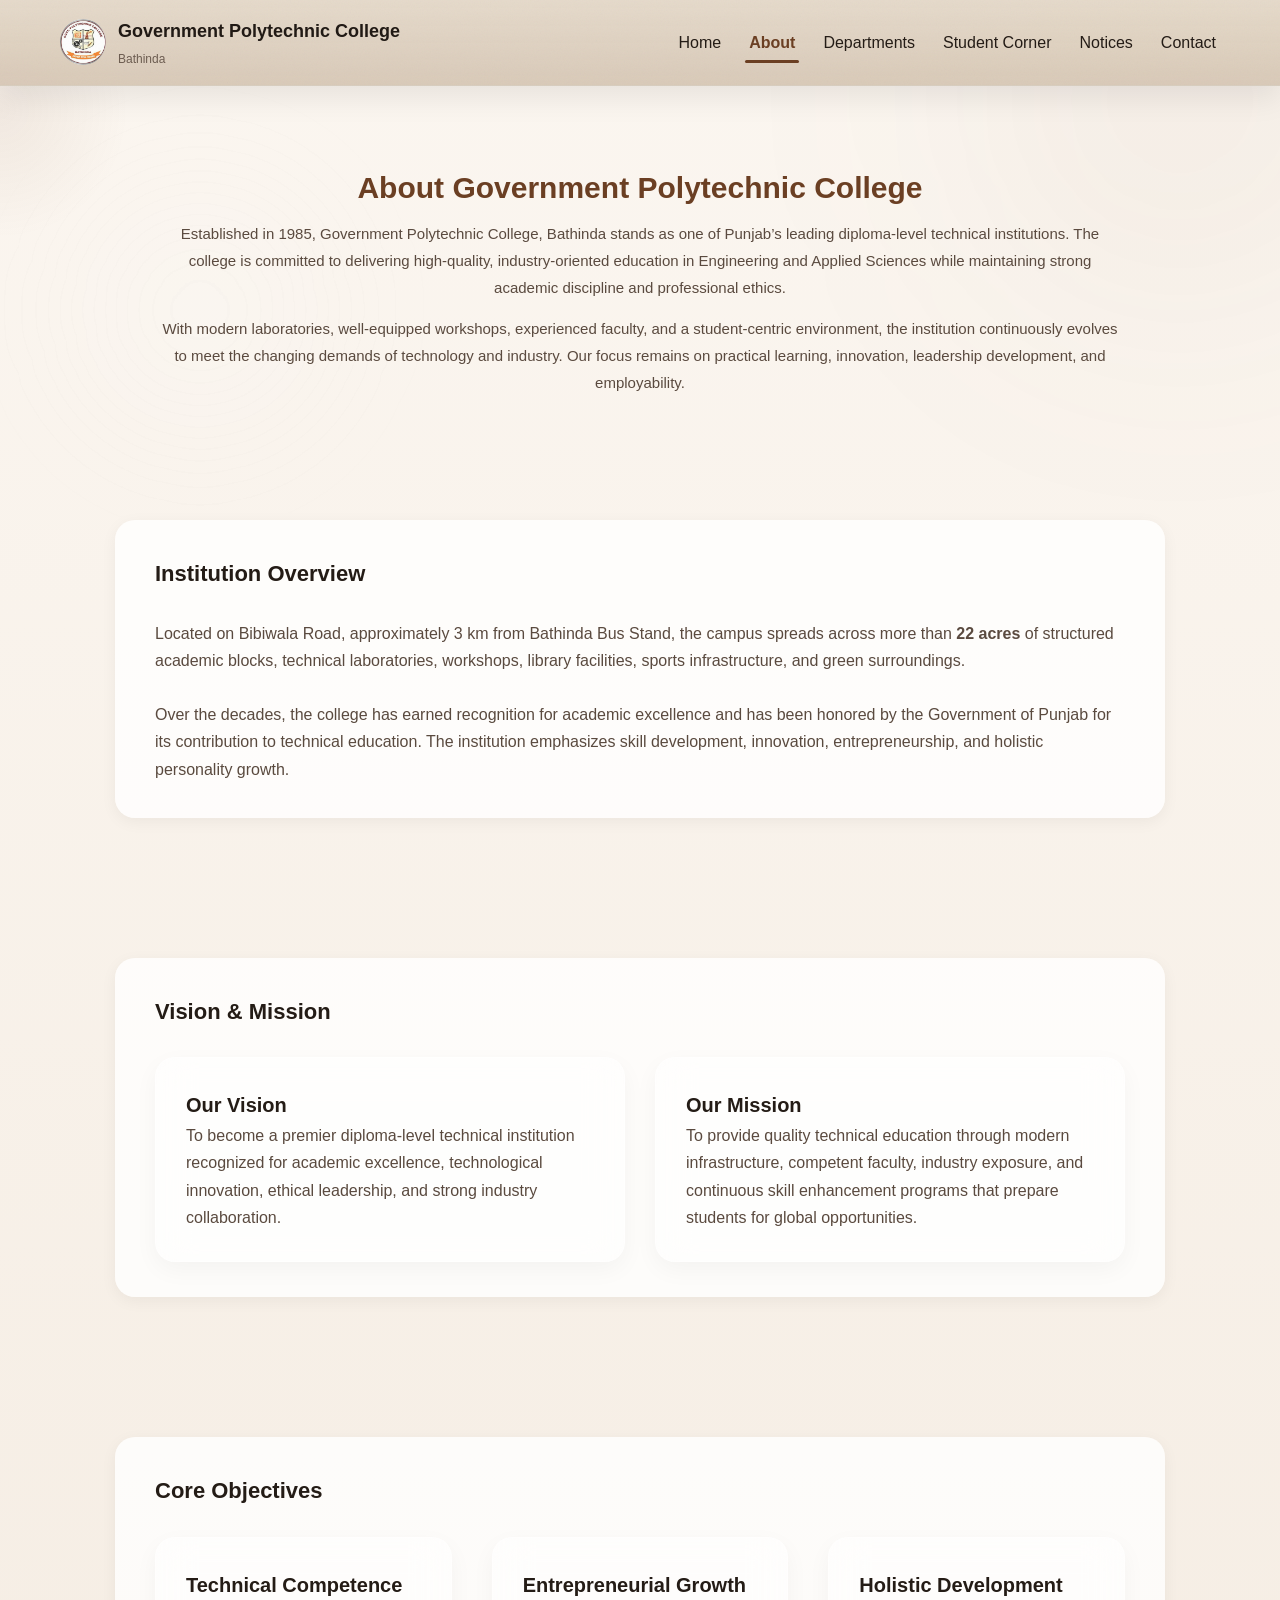
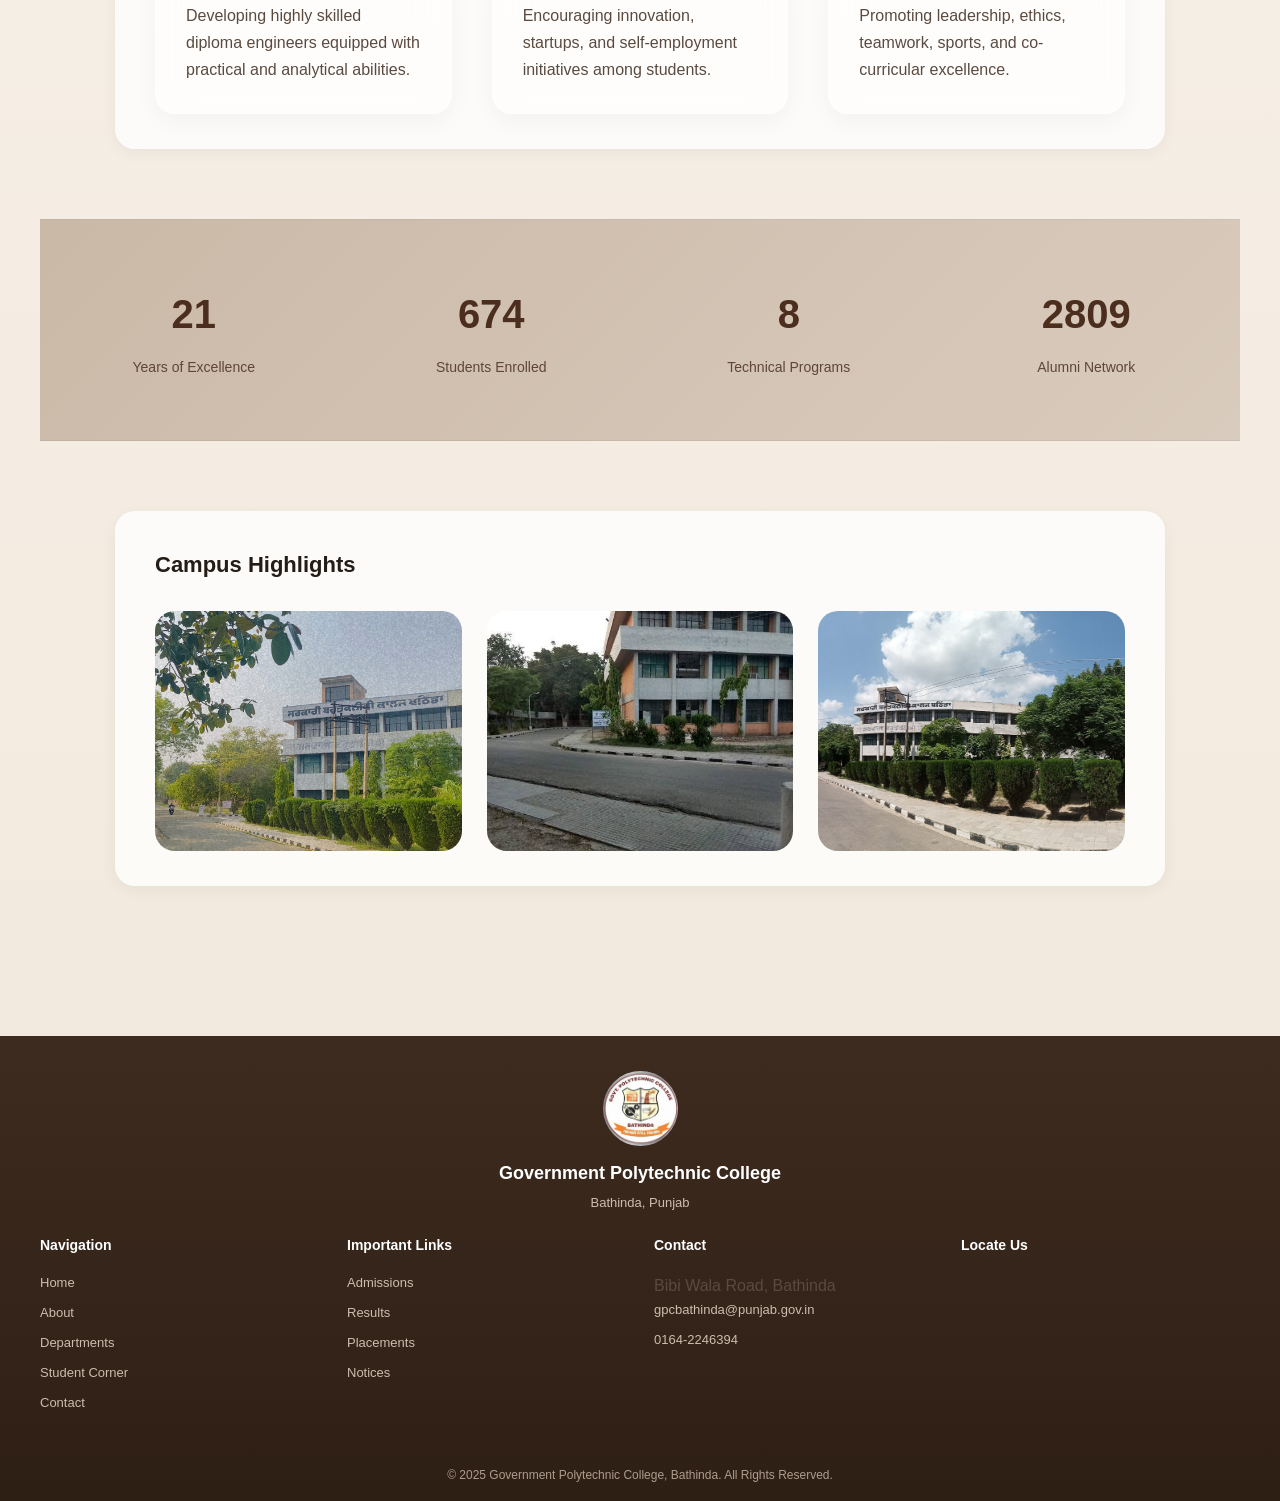
<file: about.html>
<!DOCTYPE html>
<html lang="en">
<head>
    <meta charset="UTF-8">
    <title>About - Government Polytechnic College, Bathinda</title>
    <meta name="viewport" content="width=device-width, initial-scale=1.0">
    <link rel="stylesheet" href="style.css">
</head>
<body>

<div class="cursor-glow"></div>
<div class="preloader"></div>

<header>
    <div class="logo">
        <img src="Images/logo.jpeg" alt="College Logo">
        <div>
            <h2>Government Polytechnic College</h2>
            <p>Bathinda</p>
        </div>
    </div>
    <ul id="menu">
        <li><a href="index.html" class="nav-link">Home</a></li>
        <li><a href="about.html" class="nav-link active">About</a></li>
        <li><a href="departments.html" class="nav-link">Departments</a></li>
        <li><a href="student.html" class="nav-link">Student Corner</a></li>
        <li><a href="notices.html" class="nav-link">Notices</a></li>
        <li><a href="contact.html" class="nav-link">Contact</a></li>
    </ul>
    <div class="menu-btn">
        <span></span>
        <span></span>
        <span></span>
    </div>
</header>

<div class="menu-overlay"></div>

<div class="page-content">
    <div class="shape1"></div>
    <div class="shape2"></div>

    <section class="hero reveal">
        <h1>About Government Polytechnic College</h1>
        <p class="hero-description">
            Established in 1985, Government Polytechnic College, Bathinda stands as one of Punjab’s leading diploma-level technical institutions. The college is committed to delivering high-quality, industry-oriented education in Engineering and Applied Sciences while maintaining strong academic discipline and professional ethics.
        </p>
        <p class="hero-description">
            With modern laboratories, well-equipped workshops, experienced faculty, and a student-centric environment, the institution continuously evolves to meet the changing demands of technology and industry. Our focus remains on practical learning, innovation, leadership development, and employability.
        </p>
    </section>

    <section class="reveal">
        <div class="container-large">
            <h2>Institution Overview</h2>
            <br>
            <p>
                Located on Bibiwala Road, approximately 3 km from Bathinda Bus Stand,
                the campus spreads across more than <strong>22 acres</strong> of structured academic blocks, technical laboratories, workshops, library facilities, sports infrastructure, and green surroundings.
            </p>
            <br>
            <p>
                Over the decades, the college has earned recognition for academic excellence and has been honored by the Government of Punjab for its contribution to technical education. The institution emphasizes skill development, innovation, entrepreneurship, and holistic personality growth.
            </p>
        </div>
    </section>

    <section class="reveal">
        <div class="container-large">
            <h2>Vision & Mission</h2>
            <br>
            <div class="grid-2">
                <div class="card">
                    <h3>Our Vision</h3>
                    <p>
                        To become a premier diploma-level technical institution recognized for academic excellence, technological innovation, ethical leadership, and strong industry collaboration.
                    </p>
                </div>
                <div class="card">
                    <h3>Our Mission</h3>
                    <p>
                        To provide quality technical education through modern infrastructure, competent faculty, industry exposure, and continuous skill enhancement programs that prepare students for global opportunities.
                    </p>
                </div>
            </div>
        </div>
    </section>

    <section class="reveal">
        <div class="container-large">
            <h2>Core Objectives</h2>
            <br>
            <div class="grid-3">
                <div class="card">
                    <h3>Technical Competence</h3>
                    <p>
                        Developing highly skilled diploma engineers equipped with practical and analytical abilities.
                    </p>
                </div>
                <div class="card">
                    <h3>Entrepreneurial Growth</h3>
                    <p>
                        Encouraging innovation, startups, and self-employment initiatives among students.
                    </p>
                </div>
                <div class="card">
                    <h3>Holistic Development</h3>
                    <p>
                        Promoting leadership, ethics, teamwork, sports, and co-curricular excellence.
                    </p>
                </div>
            </div>
        </div>
    </section>

    <section class="stats-strip">
        <div>
            <div class="stat-number" data-target="38">0</div>
            <p>Years of Excellence</p>
        </div>
        <div>
            <div class="stat-number" data-target="1200">0</div>
            <p>Students Enrolled</p>
        </div>
        <div>
            <div class="stat-number" data-target="15">0</div>
            <p>Technical Programs</p>
        </div>
        <div>
            <div class="stat-number" data-target="5000">0</div>
            <p>Alumni Network</p>
        </div>
    </section>

    <section class="reveal">
        <div class="container-large">
            <h2>Campus Highlights</h2>
            <br>
            <div class="gallery-grid">
                <img src="Images/GPC1.jpg" alt="">
                <img src="Images/GPC2.jpg" alt="">
                <img src="Images/GPC3.jpg" alt="">
            </div>
        </div>
    </section>
</div>

<footer class="site-footer">
    <div class="footer-top">
        <img src="Images/logo.jpeg" alt="College Logo">
        <h3>Government Polytechnic College</h3>
        <p>Bathinda, Punjab</p>
        <div class="footer-divider"></div>
    </div>
    <div class="footer-grid">
        <div>
            <h4>Navigation</h4>
            <a href="index.html">Home</a>
            <a href="about.html">About</a>
            <a href="departments.html">Departments</a>
            <a href="student.html">Student Corner</a>
            <a href="contact.html">Contact</a>
        </div>
        <div>
            <h4>Important Links</h4>
            <a href="#">Admissions</a>
            <a href="#">Results</a>
            <a href="#">Placements</a>
            <a href="notices.html">Notices</a>
        </div>
        <div>
            <h4>Contact</h4>
            <p>Bibi Wala Road, Bathinda</p>
            <p><a href="mailto:gpcbathinda@punjab.gov.in">gpcbathinda@punjab.gov.in</a></p>
            <p><a href="tel:01642246394">0164-2246394</a></p>
        </div>
        <div class="footer-map">
            <h4>Locate Us</h4>
            <iframe
                src="https://www.google.com/maps?q=Government+Polytechnic+College+Bathinda&output=embed"
                loading="lazy"
                allowfullscreen>
            </iframe>
        </div>
    </div>
    <div class="footer-bottom">
        © 2025 Government Polytechnic College, Bathinda. All Rights Reserved.
    </div>
</footer>

<div class="scroll-top" onclick="window.scrollTo({top:0,behavior:'smooth'})">
    ↑
</div>
<script src="script.js"></script>
</body>
</html>
</file>
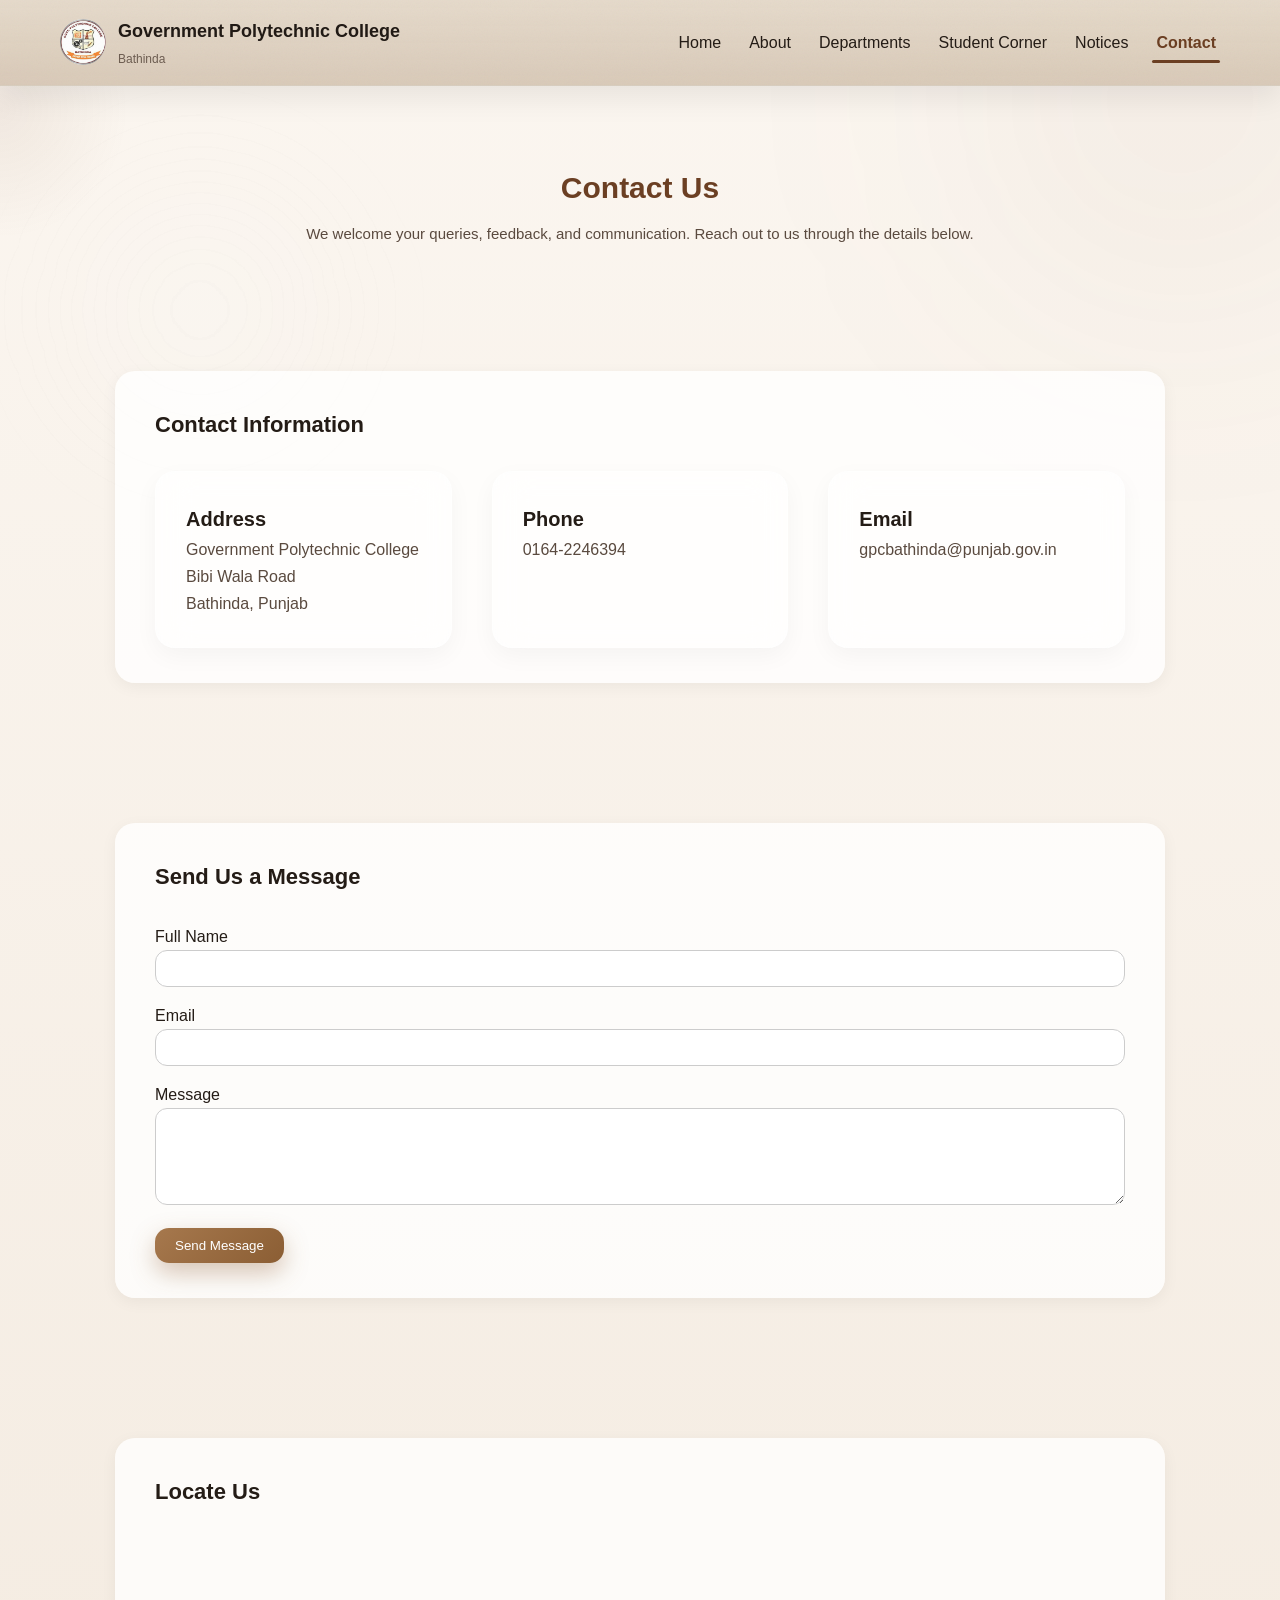
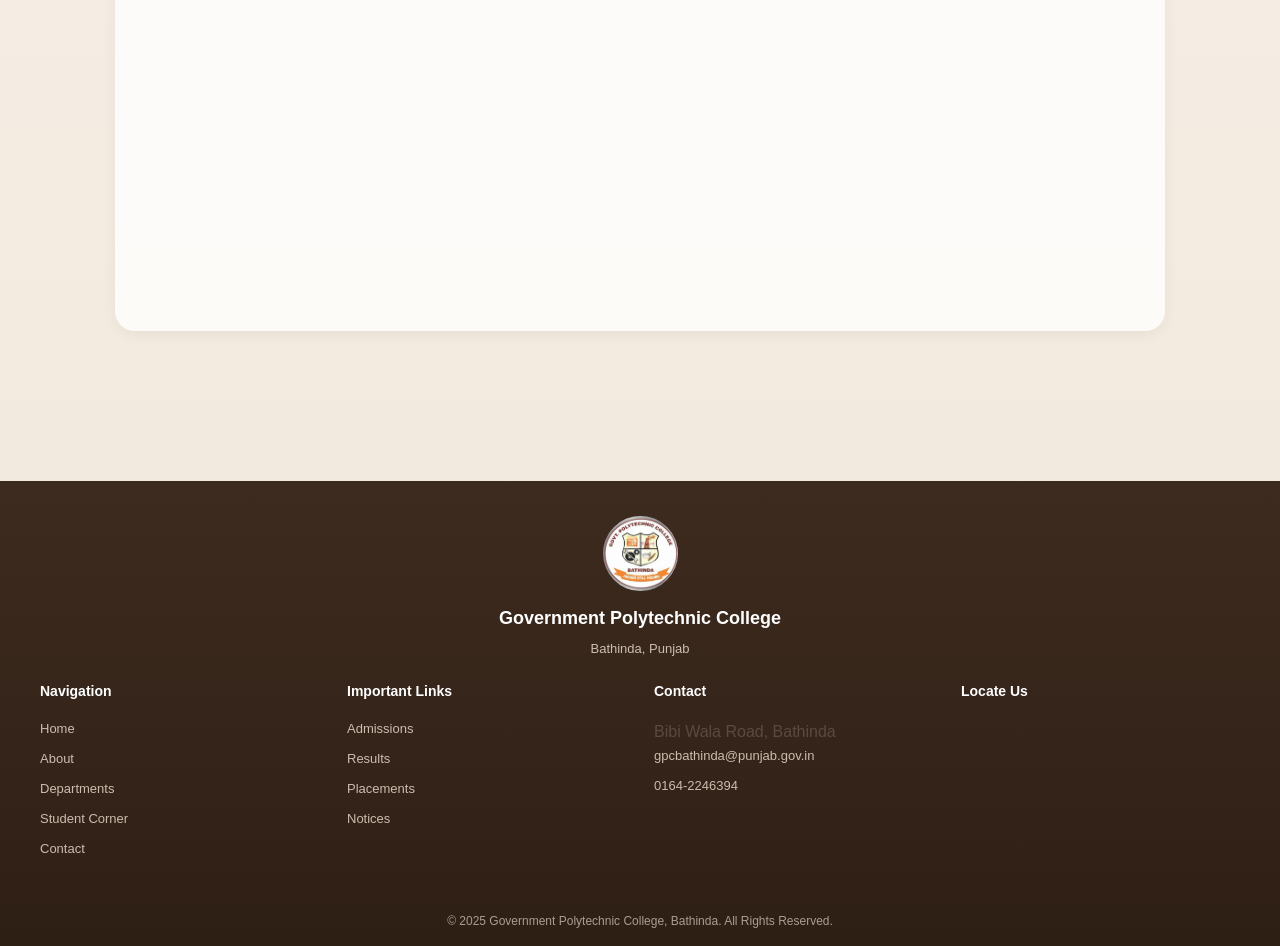
<file: contact.html>
<!DOCTYPE html>
<html lang="en">
<head>
<meta charset="UTF-8">
<meta name="viewport" content="width=device-width, initial-scale=1.0">
<meta name="theme-color" content="#efe3d3">
<title>Contact | Government Polytechnic College, Bathinda</title>
<link rel="stylesheet" href="style.css">
</head>
<body>

<div class="cursor-glow"></div>
<div class="preloader"></div>

<header>
    <div class="logo">
        <img src="Images/logo.jpeg" alt="College Logo">
        <div>
            <h2>Government Polytechnic College</h2>
            <p>Bathinda</p>
        </div>
    </div>
    <ul id="menu">
        <li><a href="index.html" class="nav-link">Home</a></li>
        <li><a href="about.html" class="nav-link">About</a></li>
        <li><a href="departments.html" class="nav-link">Departments</a></li>
        <li><a href="student.html" class="nav-link">Student Corner</a></li>
        <li><a href="notices.html" class="nav-link">Notices</a></li>
        <li><a href="contact.html" class="nav-link active">Contact</a></li>
    </ul>
    <div class="menu-btn">
        <span></span>
        <span></span>
        <span></span>
    </div>
</header>

<div class="menu-overlay"></div>

<div class="page-content">
    <div class="shape1"></div>
    <div class="shape2"></div>

    <section class="hero reveal">
        <h1>Contact Us</h1>
        <p class="hero-description">
            We welcome your queries, feedback, and communication. Reach out to us through the details below.
        </p>
    </section>
    
    <section class="reveal">
        <div class="container-large">
            <h2>Contact Information</h2>
            <br>
            <div class="grid-3">
                <div class="card">
                    <h3>Address</h3>
                    <p>
                        Government Polytechnic College<br>
                        Bibi Wala Road<br>
                        Bathinda, Punjab
                    </p>
                </div>
                <div class="card">
                    <h3>Phone</h3>
                    <p>
                        <a href="tel:01642246394">0164-2246394</a>
                    </p>
                </div>
                <div class="card">
                    <h3>Email</h3>
                    <p>
                        <a href="mailto:gpcbathinda@punjab.gov.in">
                            gpcbathinda@punjab.gov.in
                        </a>
                    </p>
                </div>
            </div>
        </div>
    </section>

<section class="reveal">
    <div class="container-large">
        <h2>Send Us a Message</h2>
        <br>

        <form 
            id="contactForm" 
            class="contact-form"
            action="https://formspree.io/f/mqedjyar"
            method="POST"
        >

            <div class="form-group">
                <label>Full Name</label>
                <input type="text" name="name" required>
            </div>

            <div class="form-group">
                <label>Email</label>
                <input type="email" name="email" required>
            </div>

            <div class="form-group">
                <label>Message</label>
                <textarea name="message" rows="5" required></textarea>
            </div>

            <!-- optional subject -->
            <input type="hidden" name="_subject" value="New Contact Message">

            <button type="submit" class="btn btn-primary">
                <span class="btn-text">Send Message</span>
                <span class="spinner" style="display:none;"></span>
            </button>

        </form>
    </div>
</section>

    <section class="reveal">
        <div class="container-large">
            <h2>Locate Us</h2>
            <br>
            <div class="map-container">
                <iframe
                    src="https://maps.google.com/maps?q=Government%20Polytechnic%20College%20Bathinda&t=&z=14&ie=UTF8&iwloc=&output=embed"
                    loading="lazy"
                    allowfullscreen>
                </iframe>
            </div>
        </div>
    </section>
</div>

<footer class="site-footer">
    <div class="footer-top">
        <img src="Images/logo.jpeg" alt="College Logo">
        <h3>Government Polytechnic College</h3>
        <p>Bathinda, Punjab</p>
        <div class="footer-divider"></div>
    </div>
    <div class="footer-grid">
        <div>
            <h4>Navigation</h4>
            <a href="index.html">Home</a>
            <a href="about.html">About</a>
            <a href="departments.html">Departments</a>
            <a href="student.html">Student Corner</a>
            <a href="contact.html">Contact</a>
        </div>
        <div>
            <h4>Important Links</h4>
            <a href="#">Admissions</a>
            <a href="#">Results</a>
            <a href="#">Placements</a>
            <a href="notices.html">Notices</a>
        </div>
        <div>
            <h4>Contact</h4>
            <p>Bibi Wala Road, Bathinda</p>
            <p><a href="mailto:gpcbathinda@punjab.gov.in">gpcbathinda@punjab.gov.in</a></p>
            <p><a href="tel:01642246394">0164-2246394</a></p>
        </div>
        <div class="footer-map">
            <h4>Locate Us</h4>
            <iframe
                src="https://www.google.com/maps?q=Government%20Polytechnic%20College%20Bathinda&output=embed"
                loading="lazy"
                allowfullscreen>
            </iframe>
        </div>
    </div>
    <div class="footer-bottom">
        © 2025 Government Polytechnic College, Bathinda. All Rights Reserved.
    </div>
</footer>

<div class="scroll-top" onclick="window.scrollTo({top:0,behavior:'smooth'})">
    ↑
</div>
<script src="script.js"></script>
</body>
</html>
</file>
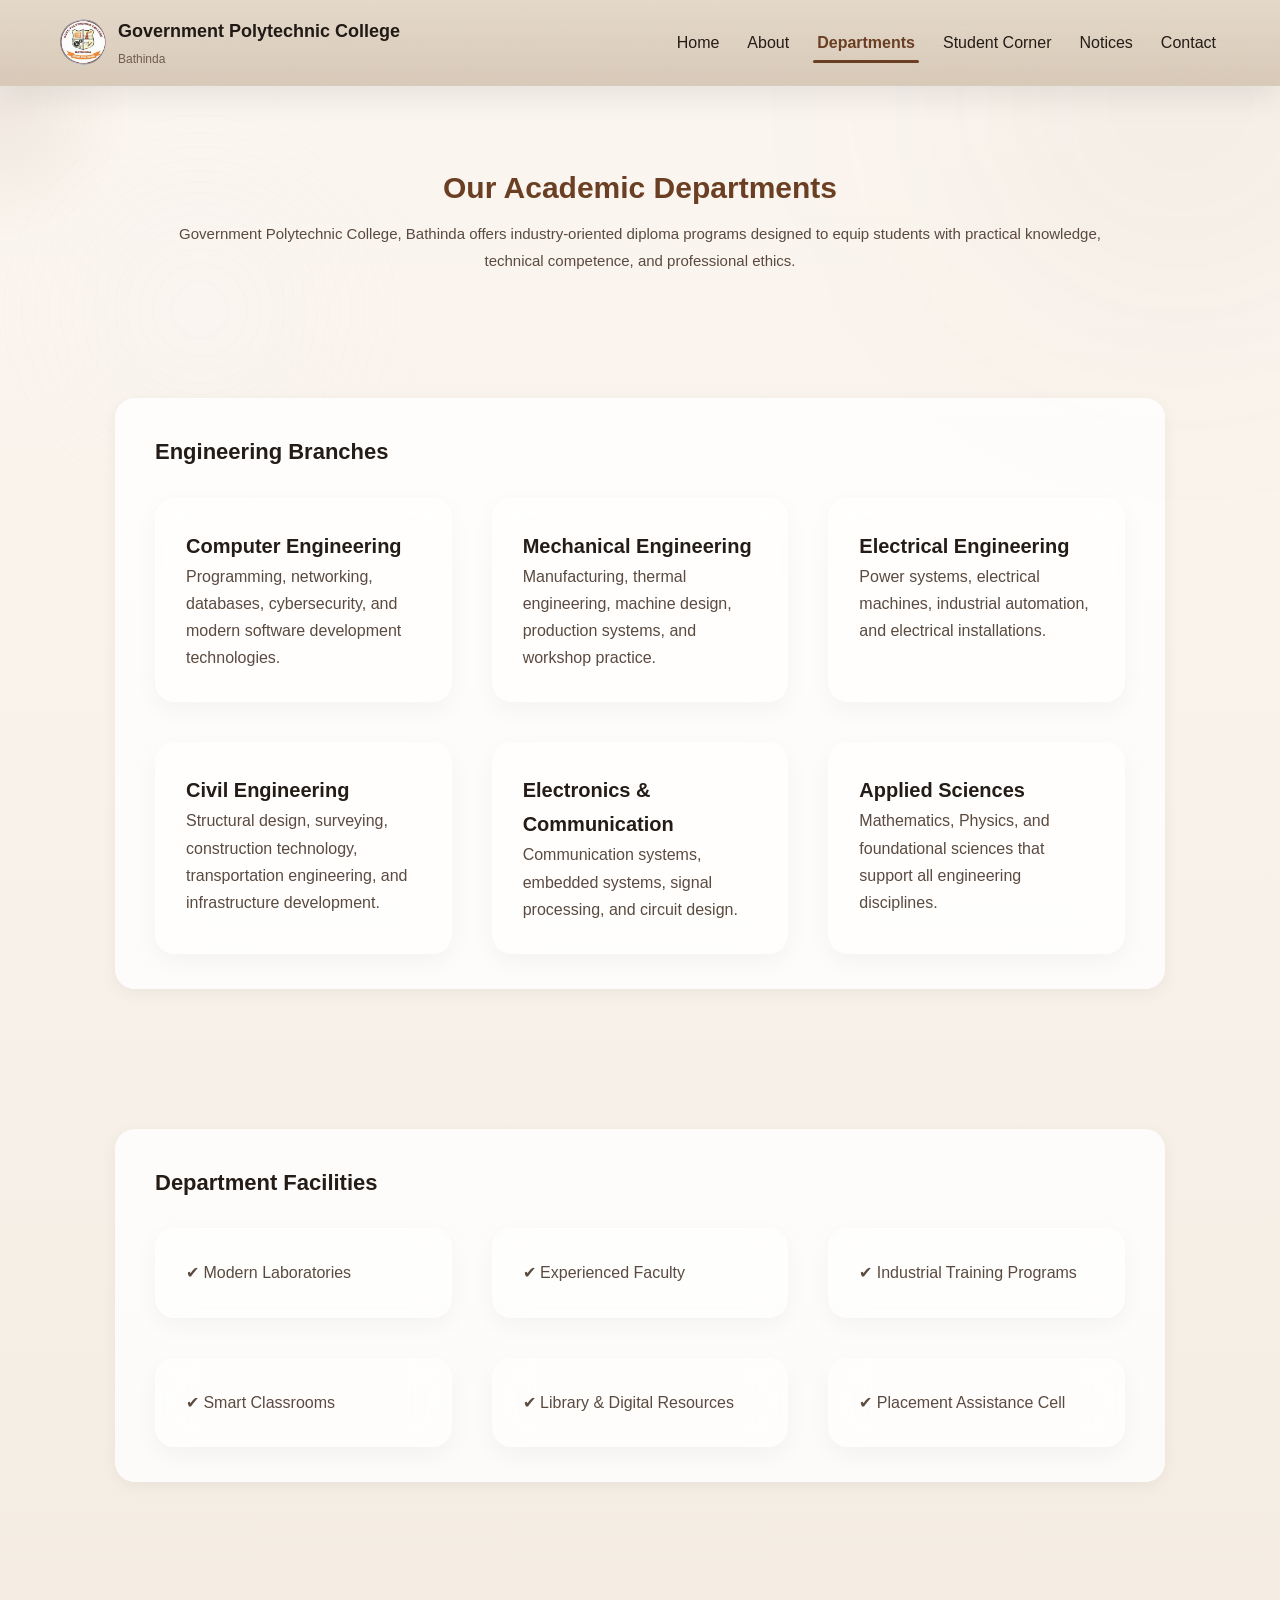
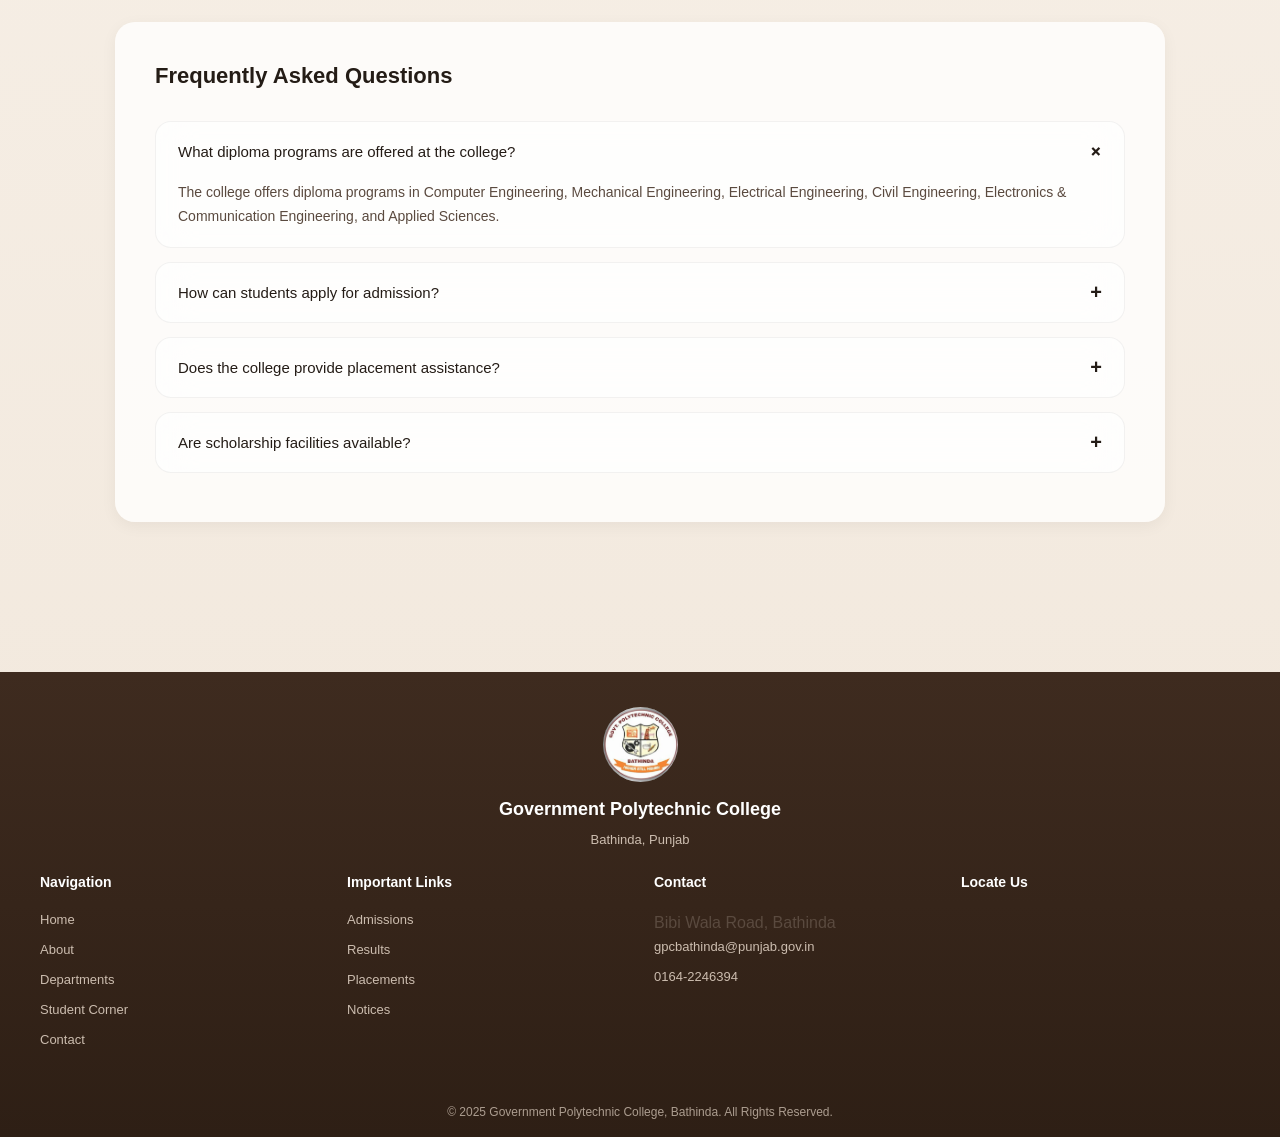
<file: departments.html>
<!DOCTYPE html>
<html lang="en">
<head>
<meta charset="UTF-8">
<meta name="viewport" content="width=device-width, initial-scale=1.0">
<title>Departments | Government Polytechnic College, Bathinda</title>
<link rel="stylesheet" href="style.css">
</head>
<body>

<div class="cursor-glow"></div>
<div class="preloader"></div>

<header>
    <div class="logo">
        <img src="Images/logo.jpeg" alt="College Logo">
        <div>
            <h2>Government Polytechnic College</h2>
            <p>Bathinda</p>
        </div>
    </div>
    <ul id="menu">
        <li><a href="index.html" class="nav-link">Home</a></li>
        <li><a href="about.html" class="nav-link">About</a></li>
        <li><a href="departments.html" class="nav-link active">Departments</a></li>
        <li><a href="student.html" class="nav-link">Student Corner</a></li>
        <li><a href="notices.html" class="nav-link">Notices</a></li>
        <li><a href="contact.html" class="nav-link">Contact</a></li>
    </ul>
    <div class="menu-btn">
        <span></span>
        <span></span>
        <span></span>
    </div>
</header>

<div class="menu-overlay"></div>

<div class="page-content">
    <div class="shape1"></div>
    <div class="shape2"></div>

    <section class="hero reveal">
        <h1>Our Academic Departments</h1>
        <p class="hero-description">
            Government Polytechnic College, Bathinda offers industry-oriented diploma programs designed to equip students with practical knowledge, technical competence, and professional ethics.
        </p>
    </section>

    <section class="reveal">
        <div class="container-large">
            <h2>Engineering Branches</h2>
            <br>
            <div class="grid-3">
                <div class="card">
                    <h3>Computer Engineering</h3>
                    <p>Programming, networking, databases, cybersecurity, and modern software development technologies.</p>
                </div>
                <div class="card">
                    <h3>Mechanical Engineering</h3>
                    <p>Manufacturing, thermal engineering, machine design, production systems, and workshop practice.</p>
                </div>
                <div class="card">
                    <h3>Electrical Engineering</h3>
                    <p>Power systems, electrical machines, industrial automation, and electrical installations.</p>
                </div>
                <div class="card">
                    <h3>Civil Engineering</h3>
                    <p>Structural design, surveying, construction technology, transportation engineering, and infrastructure development.</p>
                </div>
                <div class="card">
                    <h3>Electronics & Communication</h3>
                    <p>Communication systems, embedded systems, signal processing, and circuit design.</p>
                </div>
                <div class="card">
                    <h3>Applied Sciences</h3>
                    <p>Mathematics, Physics, and foundational sciences that support all engineering disciplines.</p>
                </div>
            </div>
        </div>
    </section>

    <section class="reveal">
        <div class="container-large">
            <h2>Department Facilities</h2>
            <br>
            <div class="grid-3">
                <div class="card"><p>✔ Modern Laboratories</p></div>
                <div class="card"><p>✔ Experienced Faculty</p></div>
                <div class="card"><p>✔ Industrial Training Programs</p></div>
                <div class="card"><p>✔ Smart Classrooms</p></div>
                <div class="card"><p>✔ Library & Digital Resources</p></div>
                <div class="card"><p>✔ Placement Assistance Cell</p></div>
            </div>
        </div>
    </section>

<section class="reveal">
    <div class="container-large">
        <h2>Frequently Asked Questions</h2>
        <br>
        <div class="faq-item active">
            <button class="faq-question">
                <span>What diploma programs are offered at the college?</span>
                <span class="faq-icon">+</span>
            </button>
            <div class="faq-answer">
                <p>
                    The college offers diploma programs in Computer Engineering,
                    Mechanical Engineering, Electrical Engineering, Civil Engineering,
                    Electronics & Communication Engineering, and Applied Sciences.
                </p>
            </div>
        </div>
        <div class="faq-item">
            <button class="faq-question">
                <span>How can students apply for admission?</span>
                <span class="faq-icon">+</span>
            </button>
            <div class="faq-answer">
                <p>
                    Admissions are conducted as per Punjab State Board of Technical Education
                    guidelines. Students can apply through the official admission portal.
                </p>
            </div>
        </div>
        <div class="faq-item">
            <button class="faq-question">
                <span>Does the college provide placement assistance?</span>
                <span class="faq-icon">+</span>
            </button>
            <div class="faq-answer">
                <p>
                    Yes, the Placement Cell organizes campus recruitment drives
                    and industrial training programs for final-year students.
                </p>
            </div>
        </div>
        <div class="faq-item">
            <button class="faq-question">
                <span>Are scholarship facilities available?</span>
                <span class="faq-icon">+</span>
            </button>
            <div class="faq-answer">
                <p>
                    Eligible students can apply for various state and central government
                    scholarship schemes via the Student Corner section.
                </p>
            </div>
        </div>

    </div>
</section>
</div>

<footer class="site-footer">
    <div class="footer-top">
        <img src="Images/logo.jpeg" alt="College Logo">
        <h3>Government Polytechnic College</h3>
        <p>Bathinda, Punjab</p>
        <div class="footer-divider"></div>
    </div>
    <div class="footer-grid">
        <div>
            <h4>Navigation</h4>
            <a href="index.html">Home</a>
            <a href="about.html">About</a>
            <a href="departments.html">Departments</a>
            <a href="student.html">Student Corner</a>
            <a href="contact.html">Contact</a>
        </div>
        <div>
            <h4>Important Links</h4>
            <a href="#">Admissions</a>
            <a href="#">Results</a>
            <a href="#">Placements</a>
            <a href="notices.html">Notices</a>
        </div>
        <div>
            <h4>Contact</h4>
            <p>Bibi Wala Road, Bathinda</p>
            <p><a href="mailto:gpcbathinda@punjab.gov.in">gpcbathinda@punjab.gov.in</a></p>
            <p><a href="tel:01642246394">0164-2246394</a></p>
        </div>
        <div class="footer-map">
            <h4>Locate Us</h4>
            <iframe
                src="https://www.google.com/maps?q=Government+Polytechnic+College+Bathinda&output=embed"
                loading="lazy"
                allowfullscreen>
            </iframe>
        </div>
    </div>
    <div class="footer-bottom">
        © 2025 Government Polytechnic College, Bathinda. All Rights Reserved.
    </div>
</footer>

<div class="scroll-top" onclick="window.scrollTo({top:0,behavior:'smooth'})">
    ↑
</div>
<script src="script.js"></script>
</body>
</html>
</file>
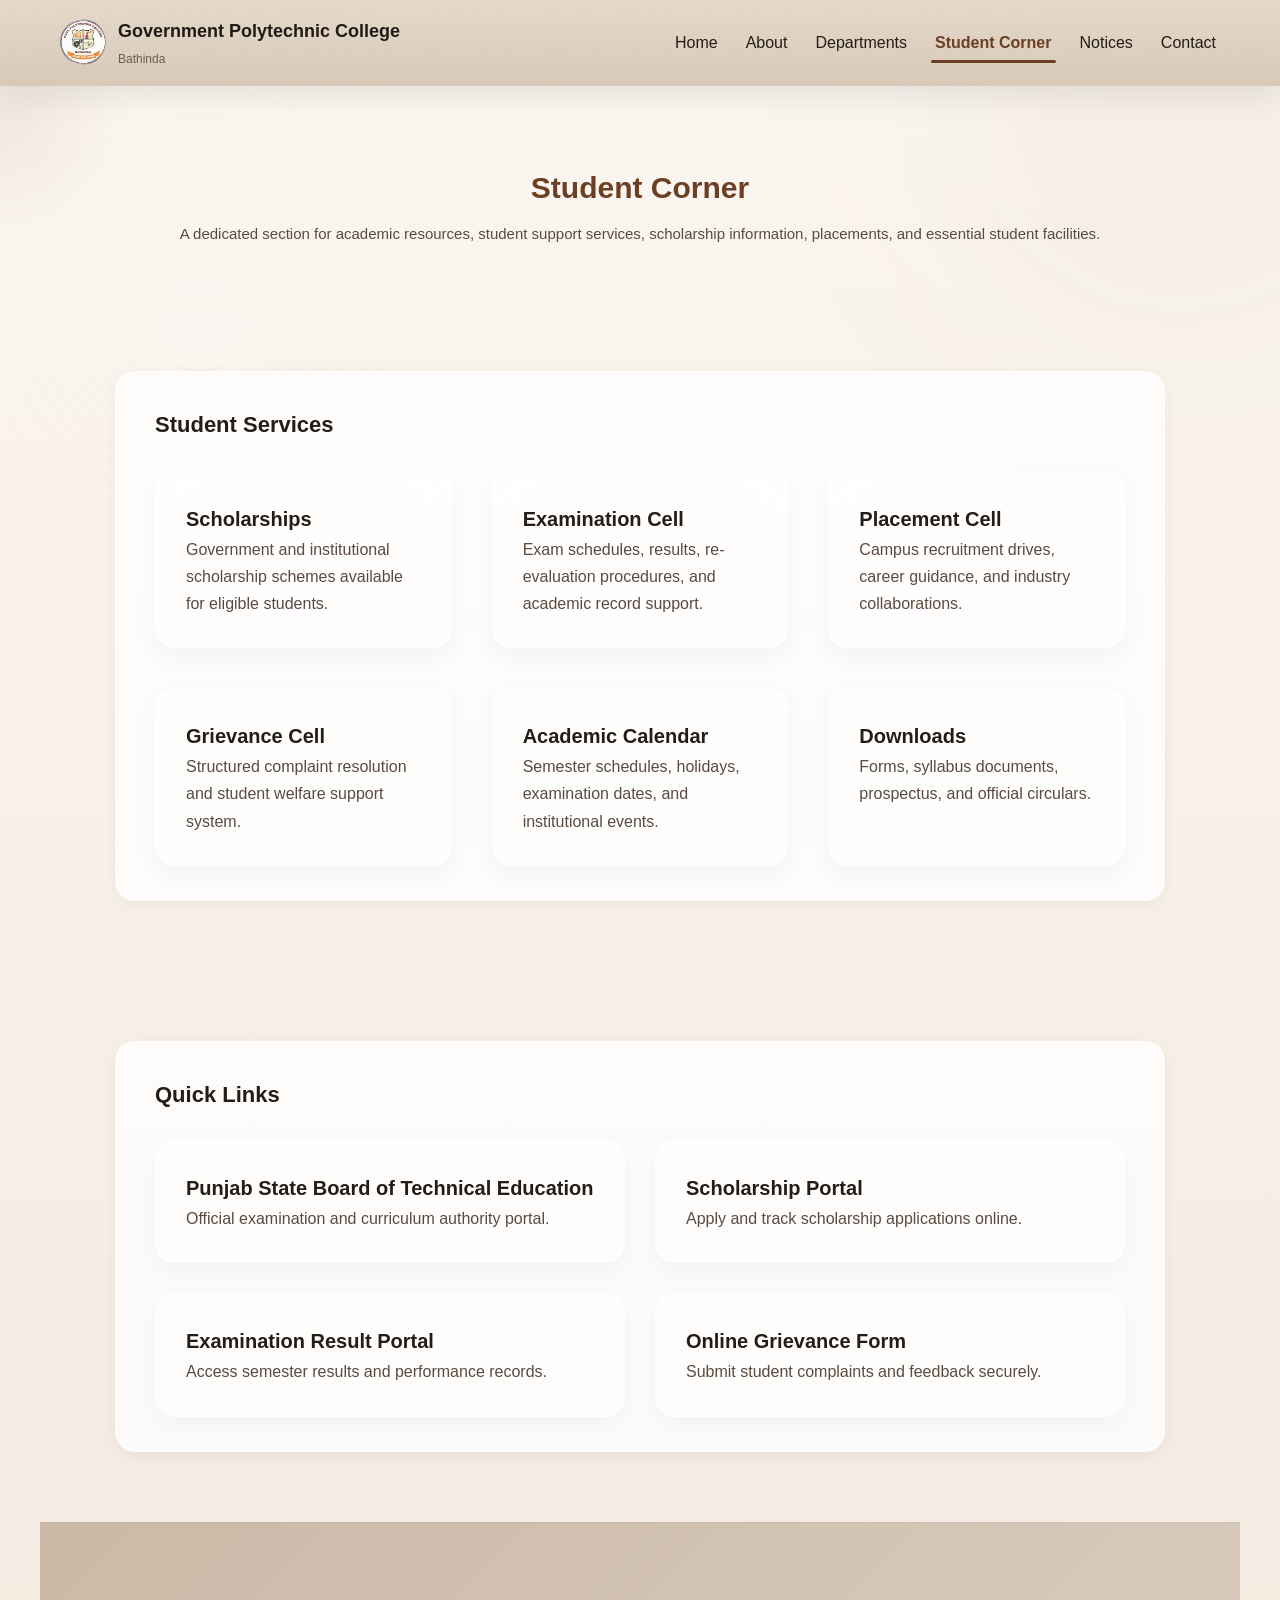
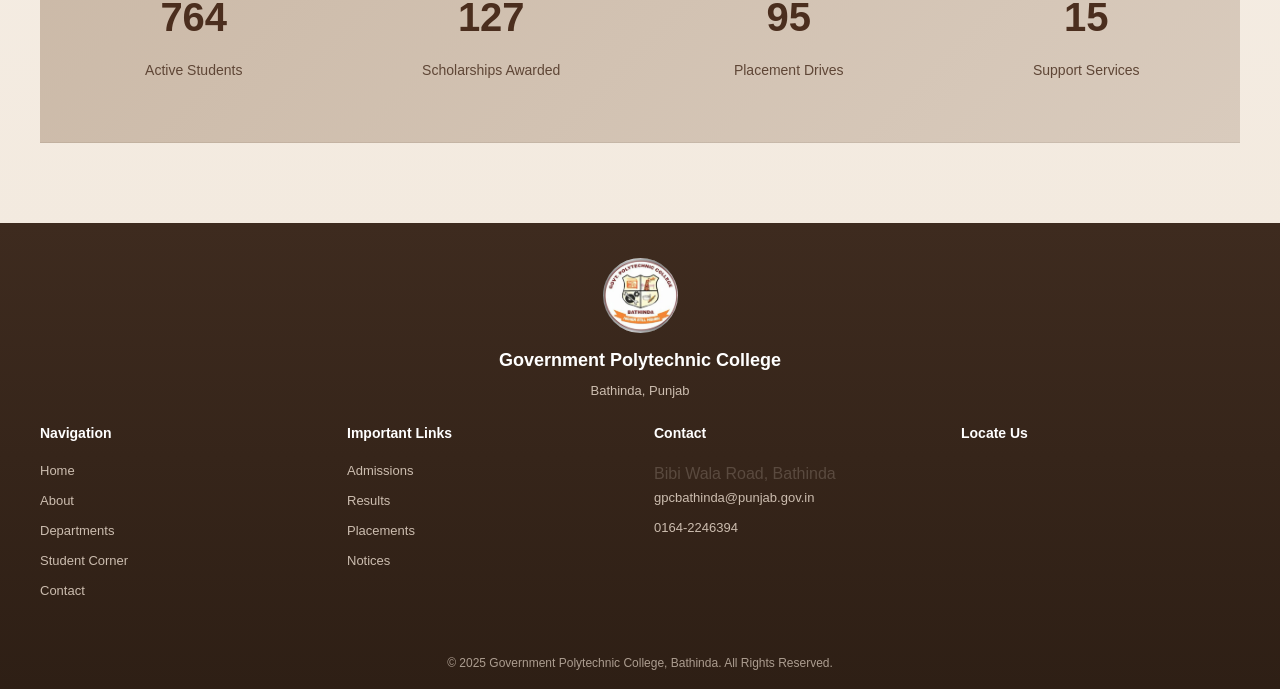
<file: student.html>
<!DOCTYPE html>
<html lang="en">
<head>
<meta charset="UTF-8">
<meta name="viewport" content="width=device-width, initial-scale=1.0">
<title>Student Corner | Government Polytechnic College, Bathinda</title>
<link rel="stylesheet" href="style.css">
</head>
<body>

<div class="cursor-glow"></div>
<div class="preloader"></div>

<header>
    <div class="logo">
        <img src="Images/logo.jpeg" alt="College Logo">
        <div>
            <h2>Government Polytechnic College</h2>
            <p>Bathinda</p>
        </div>
    </div>
    <ul id="menu">
        <li><a href="index.html" class="nav-link">Home</a></li>
        <li><a href="about.html" class="nav-link">About</a></li>
        <li><a href="departments.html" class="nav-link">Departments</a></li>
        <li><a href="student.html" class="nav-link active">Student Corner</a></li>
        <li><a href="notices.html" class="nav-link">Notices</a></li>
        <li><a href="contact.html" class="nav-link">Contact</a></li>
    </ul>
    <div class="menu-btn">
        <span></span>
        <span></span>
        <span></span>
    </div>
</header>
<div class="menu-overlay"></div>

<div class="page-content">
    <div class="shape1"></div>
    <div class="shape2"></div>

    <section class="hero reveal">
        <h1>Student Corner</h1>
        <p class="hero-description">
            A dedicated section for academic resources, student support services, scholarship information, placements, and essential student facilities.
        </p>
    </section>

    <section class="reveal">
        <div class="container-large">
            <h2>Student Services</h2>
            <br>
            <div class="grid-3">
                <div class="card">
                    <h3>Scholarships</h3>
                    <p>
                        Government and institutional scholarship schemes available for eligible students.
                    </p>
                </div>
                <div class="card">
                    <h3>Examination Cell</h3>
                    <p>
                        Exam schedules, results, re-evaluation procedures, and academic record support.
                    </p>
                </div>
                <div class="card">
                    <h3>Placement Cell</h3>
                    <p>
                        Campus recruitment drives, career guidance, and industry collaborations.
                    </p>
                </div>
                <div class="card">
                    <h3>Grievance Cell</h3>
                    <p>
                        Structured complaint resolution and student welfare support system.
                    </p>
                </div>
                <div class="card">
                    <h3>Academic Calendar</h3>
                    <p>
                        Semester schedules, holidays, examination dates, and institutional events.
                    </p>
                </div>
                <div class="card">
                    <h3>Downloads</h3>
                    <p>
                        Forms, syllabus documents, prospectus, and official circulars.
                    </p>
                </div>
            </div>
        </div>
    </section>

    <section class="reveal">
    <div class="container-large">
        <h2>Quick Links</h2>
        <br>
        <div class="grid-2">
            <a href="https://www.psbte.gov.in/"
               target="_blank"
               rel="noopener"
               class="card quick-link-card">
                <h3>Punjab State Board of Technical Education</h3>
                <p>Official examination and curriculum authority portal.</p>
            </a>
            <a href="https://scholarships.gov.in/"
               target="_blank"
               rel="noopener"
               class="card quick-link-card">
                <h3>Scholarship Portal</h3>
                <p>Apply and track scholarship applications online.</p>
            </a>
            <a href="https://www.psbte.gov.in/results"
               target="_blank"
               rel="noopener"
               class="card quick-link-card">
                <h3>Examination Result Portal</h3>
                <p>Access semester results and performance records.</p>
            </a>
            <a href="#"
               class="card quick-link-card">
                <h3>Online Grievance Form</h3>
                <p>Submit student complaints and feedback securely.</p>
            </a>
        </div>
    </div>
</section>

    <section class="stats-strip">
        <div>
            <div class="stat-number" data-target="1200">0</div>
            <p>Active Students</p>
        </div>
        <div>
            <div class="stat-number" data-target="200">0</div>
            <p>Scholarships Awarded</p>
        </div>
        <div>
            <div class="stat-number" data-target="150">0</div>
            <p>Placement Drives</p>
        </div>
        <div>
            <div class="stat-number" data-target="24">0</div>
            <p>Support Services</p>
        </div>
    </section>
</div>

<footer class="site-footer">
    <div class="footer-top">
        <img src="Images/logo.jpeg" alt="College Logo">
        <h3>Government Polytechnic College</h3>
        <p>Bathinda, Punjab</p>
        <div class="footer-divider"></div>
    </div>
    <div class="footer-grid">
        <div>
            <h4>Navigation</h4>
            <a href="index.html">Home</a>
            <a href="about.html">About</a>
            <a href="departments.html">Departments</a>
            <a href="student.html">Student Corner</a>
            <a href="contact.html">Contact</a>
        </div>
        <div>
            <h4>Important Links</h4>
            <a href="#">Admissions</a>
            <a href="#">Results</a>
            <a href="#">Placements</a>
            <a href="notices.html">Notices</a>
        </div>
        <div>
            <h4>Contact</h4>
            <p>Bibi Wala Road, Bathinda</p>
            <p><a href="mailto:gpcbathinda@punjab.gov.in">gpcbathinda@punjab.gov.in</a></p>
            <p><a href="tel:01642246394">0164-2246394</a></p>
        </div>
        <div class="footer-map">
            <h4>Locate Us</h4>
            <iframe
                src="https://www.google.com/maps?q=Government+Polytechnic+College+Bathinda&output=embed"
                loading="lazy"
                allowfullscreen>
            </iframe>
        </div>
    </div>
    <div class="footer-bottom">
        © 2025 Government Polytechnic College, Bathinda. All Rights Reserved.
    </div>
</footer>

<div class="scroll-top" onclick="window.scrollTo({top:0,behavior:'smooth'})">
    ↑
</div>
<script src="script.js"></script>
</body>
</html>
</file>
<file: style.css>
:root {

    --bg-main: #f8f3ec;
    --bg-header: rgba(255, 252, 248, 0.92);
    --bg-card: rgba(255, 255, 255, 0.85);

    --accent: #6b3f23;
    --accent-soft: #efe0d2;
    --accent-dark: #4b2c18;

    --text-dark: #241c16;
    --text-light: #5a4a3f;
    --text-muted: #9c8e82;

    --shadow-soft: 0 10px 25px rgba(107,63,35,0.08);
    --shadow-medium: 0 25px 60px rgba(107,63,35,0.12);
    --shadow-strong: 0 40px 90px rgba(107,63,35,0.18);

    --radius-sm: 12px;
    --radius-md: 20px;
    --radius-lg: 32px;

    --transition: 0.3s ease;
}

* {
    margin: 0;
    padding: 0;
    box-sizing: border-box;
}

html {
    scroll-behavior: smooth;
}

body {
    font-family: 'Segoe UI', sans-serif;
    background: linear-gradient(
        180deg,
        #fbf6f0 0%,
        #f1e7db 100%
    );
    color: var(--text-dark);
    line-height: 1.7;
    overflow-x: hidden;
}

img {
    max-width: 100%;
    display: block;
}

a {
    text-decoration: none;
    color: inherit;
    transition: var(--transition);
}

ul {
    list-style: none;
}

h1 { 
    font-size: 35px;
    line-height: 1.2;
}
p {
    color: var(--text-light);
}
h2 { 
    font-size: 22px;
    font-weight: 600;
}
h3 { font-size: 20px; }
h4 { font-size: 16px; }

.section-title {
    text-align: center;
    margin-bottom: 50px;
    position: relative;
}

.section-title::after {
    content: "";
    width: 80px;
    height: 3px;
    background: var(--accent);
    display: block;
    margin: 10px auto 0;
    border-radius: 10px;
}

header {
    position: fixed;
    top: 0;
    width: 100%;
    z-index: 1000;
    display: flex;
    justify-content: space-between;
    align-items: center;
    padding: 16px 60px;
    background: linear-gradient(
        180deg,
        rgba(228, 216, 200, 0.96) 0%,
        rgba(214, 198, 180, 0.94) 100%
    );
    backdrop-filter: blur(16px);
    -webkit-backdrop-filter: blur(16px);
    border-bottom: 1px solid rgba(0,0,0,0.06);
    box-shadow: 0 12px 30px rgba(0,0,0,0.08);
    transition: 0.3s ease;
}

header::before {
    content: "";
    position: absolute;
    inset: 0;
    pointer-events: none;
    opacity: 0.04;
    background-image: url("data:image/svg+xml;utf8,\
<svg xmlns='http://www.w3.org/2000/svg' width='100%' height='100%'>\
<filter id='noise'>\
<feTurbulence type='fractalNoise' baseFrequency='0.7' numOctaves='2' stitchTiles='stitch'/>\
</filter>\
<rect width='100%' height='100%' filter='url(%23noise)'/>\
</svg>");
}
header.scrolled {
    box-shadow: 0 18px 45px rgba(0,0,0,0.12);
}
.logo {
    display: flex;
    align-items: center;
    gap: 12px;
    flex: 0 0 auto;
}
.logo img {
    width: 46px;
    height: 46px;
    border-radius: 50%;
}
.logo h2 {
    font-size: 18px;
    color: #1e1712;
    font-weight: 600;
    white-space: nowrap;
}
.logo p {
    font-size: 12px;
    color: #6b5b4f;
    margin-top: 2px;
}

#menu {
    display: flex;
    gap: 20px;
    align-items: center;
    flex: 0 0 auto;
}

#menu li {
    white-space: nowrap;
}

@media (max-width: 900px) {
    header {
        padding: 14px 20px;
    }
    .menu-btn {
        display: flex;
    }
    #menu {
    position: fixed;
    top: 0;
    right: -100%;
    width: 60%;
    max-width: 240px;
    height: 100vh;
    display: flex;
    flex-direction: column;
    align-items: flex-start;
    justify-content: flex-start;
    padding: 90px 30px 30px 30px;
    gap: 18px;
    background: rgba(255, 255, 255, 0.18);
    backdrop-filter: blur(32px) saturate(180%);
    -webkit-backdrop-filter: blur(32px) saturate(180%);
    border-left: 1px solid rgba(255,255,255,0.35);
    box-shadow: -25px 0 60px rgba(0,0,0,0.25);
    transition: right 0.45s cubic-bezier(0.77, 0, 0.175, 1);
    z-index: 1200;
}
    #menu.active {
        right: 0;
    }
   #menu li,
   #menu a {
    pointer-events: auto;
}
    .nav-link {
    font-size: 17px;
    font-weight: 500;
    text-align: left;
    width: 100%;
    position: relative;
    padding: 6px 0;
}
    .nav-link.active {
        color: var(--accent);
        font-weight: 600;
    }
    .nav-link.active::after {
        content: "";
        position: absolute;
        left: 0;
        bottom: -8px;
        width: 40px;
        height: 3px;
        background: var(--accent);
        border-radius: 3px;
    }
}

.menu-overlay {
    position: fixed;
    inset: 0;
    background: rgba(0,0,0,0.45);
    opacity: 0;
    pointer-events: none;
    transition: 0.4s ease;
    z-index: 900;
}
.menu-overlay.active {
    opacity: 1;
    pointer-events: auto;
}
body.menu-open {
    overflow: hidden;
}
body.menu-open .page-content {
    filter: blur(8px);
    transition: 0.4s ease;
}

.menu-btn {
    display: none;
    flex-direction: column;
    justify-content: center;
    gap: 6px;
    cursor: pointer;
    width: 28px;
    height: 24px;
    z-index: 1500;
}
.menu-btn span {
    height: 3px;
    width: 100%;
    background: var(--text-dark);
    border-radius: 3px;
    transition: 0.4s ease;
}
.menu-btn.active span:nth-child(1) {
    transform: rotate(45deg) translate(5px, 5px);
}
.menu-btn.active span:nth-child(2) {
    opacity: 0;
}
.menu-btn.active span:nth-child(3) {
    transform: rotate(-45deg) translate(6px, -6px);
}

.nav-link {
    position: relative;
    padding: 6px 4px;
}
.nav-link:hover {
    color: var(--accent);
}
.nav-link.active {
    color: var(--accent);
    font-weight: 600;
}
.nav-link.active::after {
    content: "";
    position: absolute;
    bottom: -6px;
    left: 0;
    width: 100%;
    height: 3px;
    background: var(--accent);
    border-radius: 10px;
}

.hero {
    margin-top: 110px;
    padding: 60px 20px 40px;
    text-align: center;
    max-width: 1000px;
    margin-left: auto;
    margin-right: auto;
}
.hero h1 {
    font-size: 30px;     /* smaller */
    font-weight: 600;
    color: var(--accent);
    position: relative;
    padding-bottom: 14px;
}
.hero-description {
    font-size: 15px;     /* smaller */
    line-height: 1.8;
    color: var(--text-light);
    margin-bottom: 14px;
}

section {
    padding: 70px 20px;
    width: 100%;
    max-width: 1200px;
    margin: 0 auto;
}
.container-large {
    max-width: 1050px;
    margin: auto;
    background: rgba(255,255,255,0.78);
    padding: 35px 40px;   /* reduced */
    border-radius: 20px;  /* smaller */
    box-shadow: 0 4px 16px rgba(0,0,0,0.05);
}
.grid-2 {
    display: grid;
    grid-template-columns: repeat(2, 1fr);
    gap: 30px;
}
.grid-3 {
    display: grid;
    grid-template-columns: repeat(3, 1fr);
    gap: 40px;
}
.grid-4 {
    display: grid;
    grid-template-columns: repeat(4, 1fr);
    gap: 35px;
}

.card {
    background: rgba(255,255,255,0.55);
    backdrop-filter: blur(18px);
    -webkit-backdrop-filter: blur(18px);
    padding: 30px;
    border-radius: var(--radius-md);
    border: 1px solid rgba(255,255,255,0.3);
    box-shadow: 0 8px 25px rgba(0,0,0,0.04);
    transition: 0.4s ease;
}
.card:hover {
    transform: translateY(-4px);
    box-shadow: 0 12px 25px rgba(0,0,0,0.06);
}
.quick-link-card {
    text-decoration: none;
    color: inherit;
    display: block;
    transition: 0.3s ease;
}
.quick-link-card:hover {
    transform: translateY(-4px);
    box-shadow: 0 14px 30px rgba(0,0,0,0.08);
    border-color: rgba(107,63,35,0.25);
}
.quick-link-card h3 {
    transition: 0.3s ease;
}
.quick-link-card:hover h3 {
    color: var(--accent);
}
.gallery-grid {
    display: grid;
    grid-template-columns: repeat(3, 1fr);
    gap: 25px;
}
.gallery-grid img {
    width: 100%;
    height: 240px;
    object-fit: cover;
    border-radius: var(--radius-md);
    transition: 0.4s ease;
}
.gallery-grid img:hover {
    transform: scale(1.04);
}
@media (max-width: 900px) {
    .gallery-grid {
        grid-template-columns: 1fr;
    }

    .gallery-grid img {
        height: 200px;
    }
}
.about-content p {
    margin-bottom: 20px;
    color: var(--text-light);
}
.department-card h3 {
    margin-bottom: 10px;
}
.department-card ul {
    margin-top: 10px;
}
.department-card li {
    font-size: 14px;
    color: var(--text-light);
    margin-bottom: 5px;
}
.student-module {
    border-left: 4px solid var(--accent);
    padding-left: 15px;
    margin-bottom: 20px;
}
.student-module h4 {
    margin-bottom: 8px;
}
.latest-news-container {
    position: relative;
    height: 340px;
    overflow-y: auto;
    scroll-behavior: smooth;
    border-radius: 18px;
    background: rgba(255,255,255,0.22);
    backdrop-filter: blur(22px) saturate(140%);
    -webkit-backdrop-filter: blur(22px) saturate(140%);
    border: 1px solid rgba(255,255,255,0.35);
    box-shadow: 0 10px 32px rgba(0,0,0,0.05);
    padding: 8px 0;
}
.latest-news-container::before {
    content: "";
    position: absolute;
    inset: 0;
    pointer-events: none;
    opacity: 0.04;
    background-image: url("data:image/svg+xml;utf8,\
<svg xmlns='http://www.w3.org/2000/svg' width='100%' height='100%'>\
<filter id='noise'>\
<feTurbulence type='fractalNoise' baseFrequency='0.7' numOctaves='2' stitchTiles='stitch'/>\
</filter>\
<rect width='100%' height='100%' filter='url(%23noise)'/>\
</svg>");
}
.latest-news-list {
    list-style: none;
    padding: 0;
    margin: 0;
}
.latest-news-list li {
    padding: 14px 20px;
    border-bottom: 1px solid rgba(0,0,0,0.05);
    font-size: 13px;
}
.news-link {
    display: flex;
    justify-content: space-between;
    align-items: center;
    text-decoration: none;
    color: inherit;
}
.news-title {
    font-weight: 500;
    font-size: 14px;
}
.news-date {
    font-size: 11px;
    opacity: 0.65;
}
.news-link:hover .news-title {
    color: var(--accent);
}
.latest-news-list li[data-new="true"] .news-title::after {
    content: " NEW";
    margin-left: 6px;
    padding: 2px 8px;
    font-size: 9px;
    font-weight: 600;
    border-radius: 16px;
    background: rgba(107,63,35,0.12);
    color: var(--accent);
}

.principal-card {
    background: #f4efe9;
    border-radius: 26px;
    padding: 45px;
    box-shadow: 0 10px 25px rgba(0,0,0,0.05);
}
.principal-header {
    display: flex;
    align-items: center;
    gap: 18px;
    margin-bottom: 25px;
}
.principal-header img {
    width: 60px; 
    height: 60px;
    border-radius: 50%;
    object-fit: cover;
}
.principal-meta h2 {
    font-size: 20px;
    margin-bottom: 4px;
}
.principal-name-row {
    display: flex;
    gap: 10px;
    align-items: center;
    flex-wrap: wrap;
}
.principal-name {
    font-size: 15px;
    font-weight: 600;
    color: var(--accent);
}
.principal-role {
    font-size: 13px;
    color: var(--text-muted);
}
.principal-content {
    font-size: 15px;
    line-height: 1.9;
    color: var(--text-light);
}
.principal-content p {
    margin-bottom: 18px;
}

.notice-list {
    display: flex;
    flex-direction: column;
    gap: 22px;
}
.notice-embed {
    position: relative;
    background: rgba(255,255,255,0.92);
    border-radius: 16px;
    padding: 22px;
    box-shadow: 0 10px 30px rgba(0,0,0,0.06);
    transition: 0.3s ease;
}
.notice-embed:hover {
    transform: translateY(-3px);
    box-shadow: 0 18px 40px rgba(0,0,0,0.08);
}
.notice-top {
    display: flex;
    align-items: center;
    gap: 10px;
    margin-bottom: 10px;
}
.notice-top img {
    width: 34px;
    height: 34px;
    border-radius: 50%;
    object-fit: cover;
}
.notice-author {
    font-size: 13px;
    font-weight: 600;
    color: var(--text-dark);
}
.notice-category {
    font-size: 11px;
    background: rgba(107,63,35,0.1);
    color: var(--accent);
    padding: 3px 8px;
    border-radius: 12px;
    margin-left: auto;
}
.notice-title {
    font-size: 17px;
    font-weight: 600;
    margin-bottom: 6px;
}
.notice-date {
    font-size: 12px;
    color: var(--text-muted);
    margin-bottom: 10px;
}
.notice-description {
    font-size: 14px;
    color: var(--text-light);
    line-height: 1.6;
    margin-bottom: 12px;
}
.notice-image {
    margin-top: 10px;
    border-radius: 12px;
    overflow: hidden;
}
.notice-image img {
    width: 100%;
    border-radius: 12px;
}
.notice-buttons {
    margin-top: 14px;
    display: flex;
    flex-wrap: wrap;
    gap: 10px;
}
.notice-btn {
    font-size: 13px;
    padding: 9px 18px;
    border-radius: 14px;
    background: linear-gradient(
        135deg,
        #a6784d,
        #8b5e34
    );
    box-shadow: 0 10px 25px rgba(139,94,52,0.35);
    color: white;
    transition: 0.3s ease;
}
.notice-btn:hover {
    transform: translateY(-2px);
    box-shadow: 0 14px 30px rgba(139,94,52,0.45);
}
.notice-new {
    position: absolute;
    top: 12px;
    right: 14px;
    font-size: 10px;
    padding: 4px 8px;
    background: var(--accent);
    color: white;
    border-radius: 20px;
}

.faq-item {
    margin-bottom: 14px;
    border-radius: 16px;
    overflow: hidden;
    background: rgba(255,255,255,0.65);
    backdrop-filter: blur(18px);
    border: 1px solid rgba(0,0,0,0.05);
    transition: 0.3s ease;
}
.faq-item:hover {
    background: rgba(255,255,255,0.85);
    box-shadow: 0 8px 20px rgba(0,0,0,0.05);
}
.faq-question {
    width: 100%;
    padding: 18px 22px;
    font-size: 15px;
    font-weight: 500;
    text-align: left;
    background: transparent;
    border: none;
    cursor: pointer;
    display: flex;
    justify-content: space-between;
    align-items: center;
    color: var(--text-dark);
}
.faq-icon {
    font-size: 20px;
    font-weight: 600;
    transition: transform 0.3s ease;
}
.faq-item.active .faq-icon {
    transform: rotate(45deg);
}
.faq-answer {
    max-height: 0;
    overflow: hidden;
    padding: 0 22px;
    font-size: 14px;
    color: var(--text-light);
    transition: max-height 0.4s ease, padding 0.3s ease;
}
.faq-item.active .faq-answer {
    max-height: 300px;
    padding: 0 22px 18px 22px;
}

.contact-form input,
.contact-form textarea {
    width: 100%;
    padding: 10px;
    margin-bottom: 15px;
    border-radius: var(--radius-sm);
    border: 1px solid #ccc;
}

.btn {
    padding: 10px 20px;
    border-radius: var(--radius-sm);
    border: none;
    cursor: pointer;
    transition: transform 0.2s ease;
}
.btn-primary {
    background: linear-gradient(
    135deg,
    #a6784d,
    #8b5e34
);
box-shadow: 0 10px 25px rgba(139,94,52,0.35);
    color: white;
    border: none;
    border-radius: 14px;
    transition: 0.3s ease;
}
.btn-primary:hover {
    transform: translateY(-2px);
    box-shadow: 0 12px 25px rgba(95,140,255,0.4);
}

.map-container iframe,
.video-embed iframe {
    width: 100%;
    height: 350px;
    border-radius: var(--radius-md);
    border: none;
}

.timeline {
    border-left: 3px solid var(--accent);
    padding-left: 20px;
}
.timeline-item {
    margin-bottom: 25px;
    position: relative;
}
.timeline-item::before {
    content: "";
    width: 12px;
    height: 12px;
    background: var(--accent);
    position: absolute;
    left: -26px;
    top: 5px;
    border-radius: 50%;
}

.site-footer {
    position: relative;
    background: linear-gradient(
        180deg,
        #3e2b1f 0%,
        #2e1f15 100%
    );
    color: #f3e9df;
    padding: 35px 20px 15px;
    margin-top: 80px;
}
.footer-top {
    text-align: center;
    margin-bottom: 20px;
}
.footer-top img {
    display: block;
    margin: 0 auto 12px auto;
    width: 75px;
    height: 75px;
    border-radius: 50%;
}
.footer-top h3 {
    font-size: 18px;
    color: #ffffff;
    margin-bottom: 4px;
}
.footer-top p {
    font-size: 13px;
    color: rgba(255,240,225,0.75);
}
.footer-grid {
    max-width: 1200px;
    margin: auto;
    display: grid;
    grid-template-columns: repeat(4, 1fr);
    gap: 28px;
}
.footer-grid div {
    text-align: left;
}
.footer-grid h4 {
    font-size: 14px;
    margin-bottom: 14px;
    font-weight: 600;
    color: #ffffff;
}
.footer-grid a {
    display: block;
    font-size: 13px;
    margin-bottom: 8px;
    color: rgba(255,240,225,0.75);
    transition: 0.3s ease;
}
.footer-grid a:hover {
    color: var(--accent-soft);
    transform: translateX(4px);
}
.footer-contact p,
.footer-contact a {
    font-size: 13px;
    margin-bottom: 6px;
    color: rgba(255,240,225,0.75);
}
.footer-map iframe {
    width: 100%;
    height: 150px;
    border-radius: 12px;
    border: none;
    filter: saturate(0.9) contrast(0.95);
}

.footer-bottom {
    margin-top: 20px;
    padding-top: 15px;
    text-align: center;
    font-size: 12px;
    color: rgba(255,240,225,0.6);
}

.project-credit {
    display: block;
    margin-top: 6px;
    font-size: 11px;
    color: rgba(255,240,225,0.5);
}

@media (max-width: 900px) {

    .footer-grid {
        grid-template-columns: repeat(3, 1fr);
        gap: 25px;
    }
    .footer-map {
        grid-column: 1 / -1;
        margin-top: 20px;
    }
    .footer-map iframe {
        height: 170px;
    }
}

.fade-in {
    animation: fadeIn 1s ease forwards;
}
@keyframes fadeIn {
    from { opacity: 0; transform: translateY(40px); }
    to { opacity: 1; transform: translateY(0); }
}
.reveal {
    opacity: 1;
    transform: translateY(0);
    transition: 0.7s cubic-bezier(.19,1,.22,1);
}
.reveal.active {
    opacity: 1;
    transform: translateY(0);
}

.slider {
    position: relative;
    overflow: hidden;
    border-radius: 20px;
}
.slides {
    position: relative;
    height: 350px;
}
.slide {
    position: absolute;
    width: 100%;
    height: 100%;
    object-fit: cover;
    opacity: 0;
    transition: opacity 0.8s ease;
}
.slide.active {
    opacity: 1;
}
.slider-btn {
    position: absolute;
    top: 50%;
    transform: translateY(-50%);
    backdrop-filter: blur(10px);
    background: rgba(255,255,255,0.2);
    border: none;
    color: white;
    font-size: 28px;
    padding: 10px 16px;
    cursor: pointer;
    border-radius: 50%;
    transition: 0.3s ease;
}
.slider-btn:hover {
    background: rgba(255,255,255,0.4);
}
.prev { left: 15px; }
.next { right: 15px; }

.auto-scroll {
    max-height: 220px;
    overflow-y: auto;
    position: relative;
}

.stat-number {
    font-size: 42px;
    font-weight: 700;
}
@media (max-width: 900px) {

    header {
        padding: 16px 20px;
    }

    .menu-btn {
        display: flex;
    }

    .grid-2,
    .grid-3,
    .grid-4 {
        grid-template-columns: 1fr;
    }

    .principal-card {
        padding: 30px;
    }

    .principal-header {
        flex-direction: column;
        text-align: center;
    }

    .principal-name-row {
        justify-content: center;
    }

    .hero h1 {
        font-size: 20px;
    }
}
.cursor-glow {
    position: fixed;
    width: 260px;
    height: 260px;
    background: radial-gradient(circle, rgba(122,78,45,0.08), transparent 70%);
    pointer-events: none;
    border-radius: 50%;
    transform: translate(-50%, -50%);
    z-index: 0;
}

#imageModal {
    position: fixed;
    inset: 0;
    background: rgba(0,0,0,0.85);
    display: flex;
    align-items: center;
    justify-content: center;
    opacity: 0;
    pointer-events: none;
    transition: 0.4s ease;
    z-index: 2000;
}

#imageModal.active {
    opacity: 1;
    pointer-events: auto;
}

#imageModal img {
    max-width: 85%;
    max-height: 85%;
    border-radius: 20px;
}
.shape1,
.shape2 {
    position: absolute;
    width: 400px;
    height: 400px;
    border-radius: 50%;
    background: radial-gradient(circle, rgba(255,255,255,0.08), transparent 70%);
    filter: blur(40px);
    z-index: -1;
}

/* STATS */
.stats-strip {
    position: relative;
    width: 100%;
    padding: 60px 20px;

    display: grid;
    grid-template-columns: repeat(auto-fit, minmax(180px, 1fr));
    gap: 30px;

    text-align: center;

    background: linear-gradient(135deg, #cbb9a7, #d9cbbd);

    border-top: 1px solid rgba(0,0,0,0.05);
    border-bottom: 1px solid rgba(0,0,0,0.05);
}

.stats-strip .stat-number {
    font-size: 40px;
    font-weight: 700;
    color: #4b2e1e;
}

.stats-strip p {
    margin-top: 8px;
    font-size: 14px;
    color: #5f4636;
    font-weight: 500;
}

/* PAGE BG EFFECT */
.page-content {
    position: relative;
    z-index: 1;
}

body::before {
    content: "";
    position: fixed;
    top: -200px;
    right: -200px;
    width: 600px;
    height: 600px;
    background: radial-gradient(circle, rgba(122,78,45,0.08), transparent 70%);
    filter: blur(120px);
    z-index: -1;
}

/* SPINNER */
.spinner {
    width: 16px;
    height: 16px;
    border: 2px solid rgba(255,255,255,0.4);
    border-top: 2px solid #ffffff;
    border-radius: 50%;
    animation: spin 0.6s linear infinite;
    display: inline-block;
    margin-left: 8px;
}

@keyframes spin {
    to { transform: rotate(360deg); }
}

/* TOAST */
.toast {
    position: fixed;
    bottom: 30px;
    right: 30px;
    background: #4b2c18;
    color: #ffffff;
    padding: 14px 20px;
    border-radius: 12px;
    box-shadow: 0 10px 30px rgba(0,0,0,0.15);
    opacity: 0;
    transform: translateY(20px);
    transition: 0.4s ease;
    z-index: 9999;
}

.toast.show {
    opacity: 1;
    transform: translateY(0);
}
</file>
